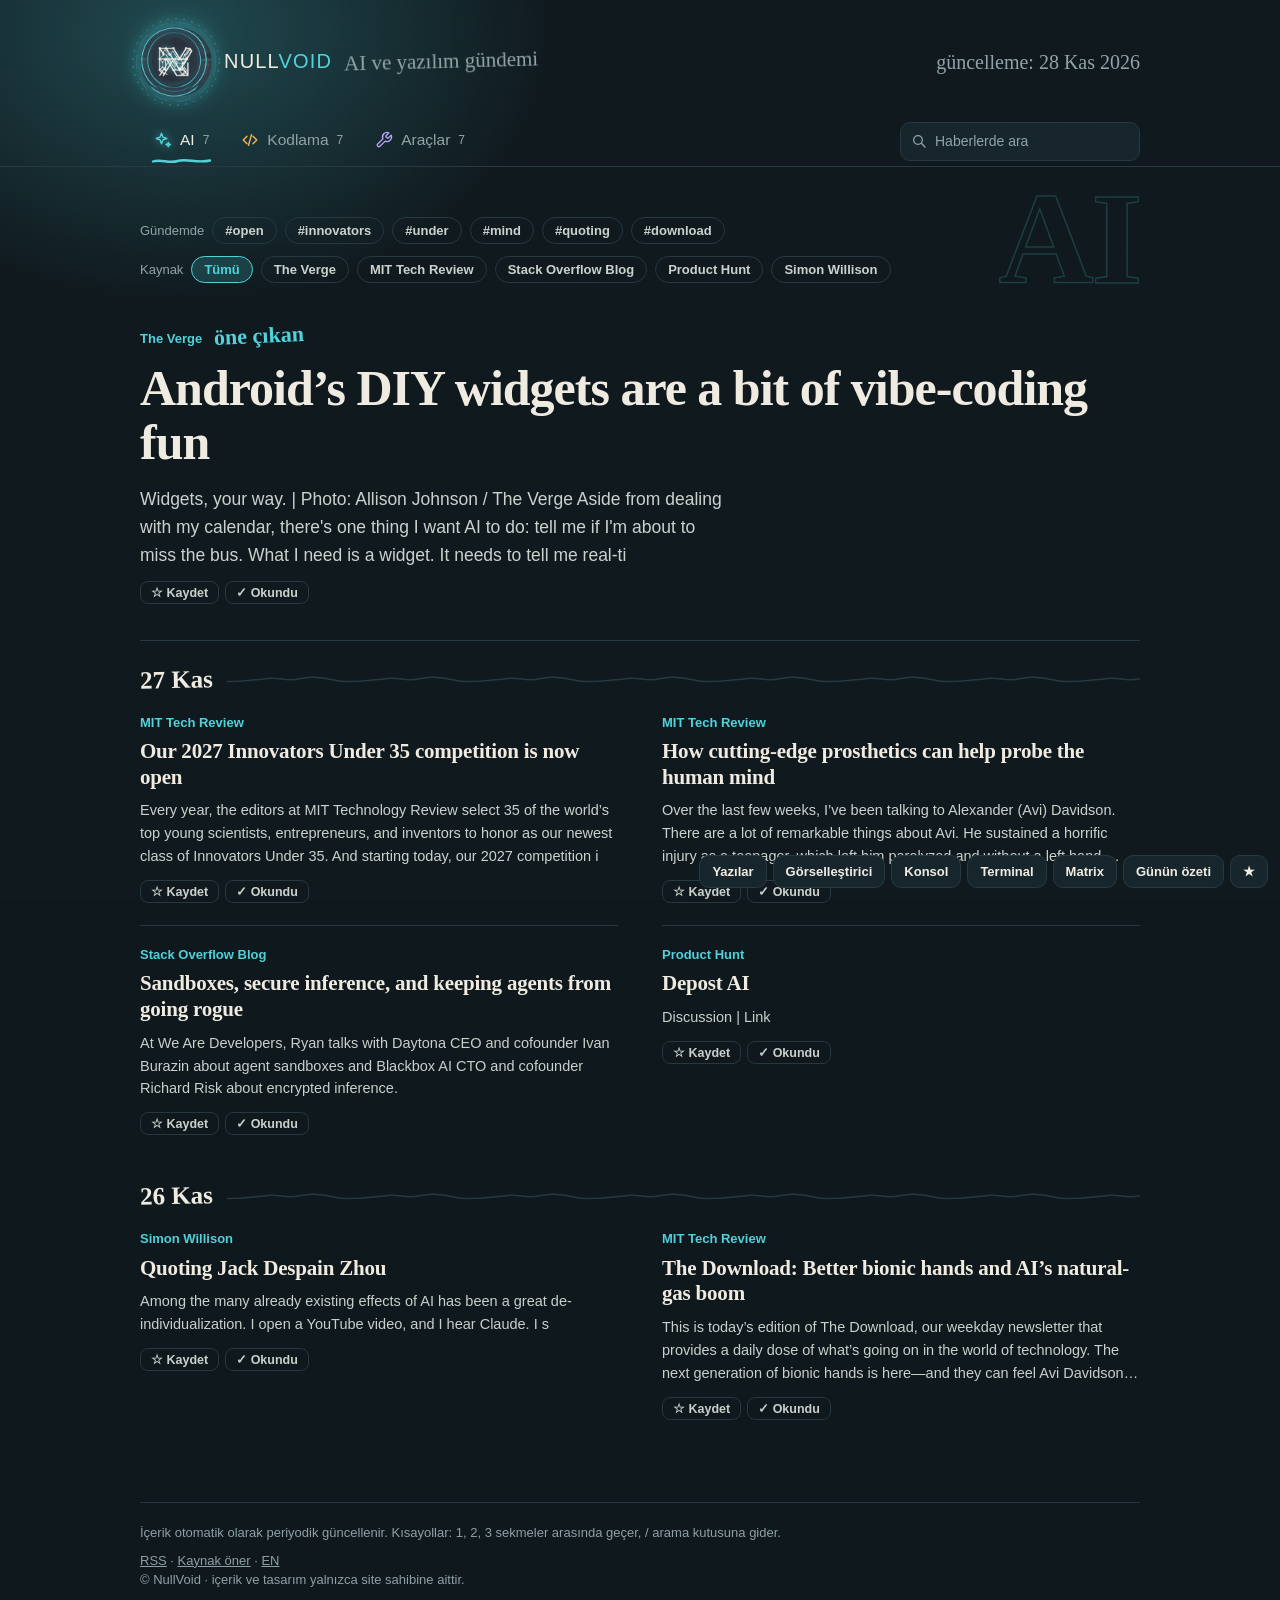
<file: index.html>
<!DOCTYPE html>
<html lang="tr">
<head>
<meta charset="UTF-8">
<meta http-equiv="Content-Security-Policy" content="default-src 'none'; script-src 'self'; style-src 'self' 'unsafe-inline' https://fonts.googleapis.com; font-src https://fonts.gstatic.com; img-src 'self' data:; connect-src 'self'; worker-src 'self'; base-uri 'none'; form-action 'none'; manifest-src 'self'">
<meta name="referrer" content="no-referrer">
<link rel="stylesheet" href="extras.css">
<link rel="stylesheet" href="plus.css">
<link rel="manifest" href="manifest.webmanifest">
<link rel="alternate" type="application/rss+xml" title="NullVoid" href="feed.xml">
<script src="guard.js"></script>

<meta name="viewport" content="width=device-width, initial-scale=1.0">
<title>NullVoid — AI ve yazılım haber panosu</title>
<meta name="description" content="AI, yazılım ve geliştirici araçları gündemini tek sayfada takip et.">
<meta name="theme-color" content="#0f181d">
<link rel="icon" type="image/png" href="favicon.png?v=5">
<link rel="apple-touch-icon" href="apple-touch-icon.png?v=5">
<meta property="og:type" content="website">
<meta property="og:title" content="NullVoid — AI ve yazılım haber panosu">
<meta property="og:description" content="AI, yazılım ve geliştirici araçları gündemini tek sayfada takip et.">
<meta property="og:image" content="https://semhdaq.github.io/nullvoid/nullvoid-banner.jpg">
<meta name="twitter:card" content="summary_large_image">
<link rel="preconnect" href="https://fonts.googleapis.com">
<link rel="preconnect" href="https://fonts.gstatic.com" crossorigin>
<link href="https://fonts.googleapis.com/css2?family=Caveat:wght@500..600&family=Fraunces:opsz,wght,SOFT,WONK@9..144,500..700,0..100,0..1&family=Instrument+Sans:wght@400..600&family=Michroma&display=swap" rel="stylesheet">
<style>
  @property --accent{
    syntax:'<color>';
    inherits:true;
    initial-value:#4fd1d9;
  }
  :root{
    color-scheme: dark;
    --bg:#0f181d;
    --surface:#16242b;
    --line:#26373f;
    --text:#f0ebe0;
    --soft:#c9cfcb;
    --muted:#8da0a4;
    --c-ai:#4fd1d9;
    --c-kod:#f2b552;
    --c-arac:#b8a0f2;
    --glow-strength:26%;
    --grain:.09;
    --serif:"Fraunces", Georgia, "Times New Roman", serif;
    --sans:"Instrument Sans", Inter, -apple-system, "Segoe UI", Helvetica, Arial, sans-serif;
    --hand:"Caveat", "Segoe Print", "Bradley Hand", cursive;
  }
  body[data-cat="ai"]{--accent:var(--c-ai);}
  body[data-cat="kod"]{--accent:var(--c-kod);}
  body[data-cat="arac"]{--accent:var(--c-arac);}

  *{box-sizing:border-box;}
  html{scroll-padding-top:90px;}
  body{
    margin:0;
    background:var(--bg);
    color:var(--text);
    font-family:var(--sans);
    font-size:16px;
    line-height:1.5;
    -webkit-font-smoothing:antialiased;
    text-rendering:optimizeLegibility;
    overflow-x:hidden;
    transition:--accent .8s cubic-bezier(.4,0,.2,1);
  }

  /* Film grain: gives the flat colour a printed, hand-made feel */
  body::after{
    content:"";
    position:fixed;
    inset:0;
    z-index:50;
    pointer-events:none;
    opacity:var(--grain);
    mix-blend-mode:overlay;
    background-image:url("data:image/svg+xml,%3Csvg xmlns='http://www.w3.org/2000/svg' width='180' height='180'%3E%3Cfilter id='n'%3E%3CfeTurbulence type='fractalNoise' baseFrequency='.85' numOctaves='2' stitchTiles='stitch'/%3E%3CfeColorMatrix values='0 0 0 0 1 0 0 0 0 1 0 0 0 0 1 0 0 0 .6 0'/%3E%3C/filter%3E%3Crect width='100%25' height='100%25' filter='url(%23n)'/%3E%3C/svg%3E");
  }

  /* Lantern light: follows the active tab and takes its colour */
  .glow{
    position:fixed;
    top:-250px;
    left:calc(var(--gx, 200px) - min(760px, 160vw) / 2);
    width:min(760px, 160vw);
    height:560px;
    z-index:0;
    pointer-events:none;
    background:radial-gradient(closest-side, color-mix(in srgb, var(--accent) var(--glow-strength), transparent), transparent);
    transition:left 1s cubic-bezier(.2,.7,.2,1);
    animation:glowIn 1.6s .1s ease-out both;
  }
  @keyframes glowIn{from{opacity:0;}to{opacity:1;}}

  .wrap{
    position:relative;
    z-index:1;
    max-width:1040px;
    margin:0 auto;
    padding:0 20px;
  }

  /* Header */
  .topbar{
    display:flex;
    align-items:center;
    justify-content:space-between;
    gap:16px;
    padding:26px 0 14px;
  }
  .brand{
    display:flex;
    align-items:center;
    gap:12px;
    color:var(--text);
    text-decoration:none;
  }
  .logo-wrap{
    position:relative;
    flex:none;
    width:72px;height:72px;
    animation:logoIn 1.1s .25s cubic-bezier(.16,1,.3,1) backwards;
  }
  .logo{
    position:relative;
    display:block;
    width:72px;height:72px;
    border-radius:50%;
    transform:perspective(320px) rotateX(var(--rx,0deg)) rotateY(var(--ry,0deg)) scale(var(--s,1));
    filter:drop-shadow(0 0 12px color-mix(in srgb, var(--accent) 45%, transparent));
    transition:transform .35s cubic-bezier(.2,.8,.2,1), filter .4s ease;
  }
  .aura{
    position:absolute;
    inset:-14px;
    border-radius:50%;
    background:radial-gradient(closest-side, color-mix(in srgb, var(--accent) 55%, transparent), transparent);
    opacity:.45;
    pointer-events:none;
    animation:breathe 5s ease-in-out infinite;
    transition:opacity .4s ease;
  }
  @keyframes breathe{0%,100%{transform:scale(.92);}50%{transform:scale(1.08);}}
  .orbit{
    position:absolute;
    left:-9px;top:-9px;
    width:calc(100% + 18px);height:calc(100% + 18px);
    overflow:visible;
    pointer-events:none;
    transition:transform .6s cubic-bezier(.34,1.56,.64,1);
  }
  .orbit circle{
    fill:none;
    stroke:var(--accent);
    transform-box:fill-box;
    transform-origin:center;
    transition:opacity .4s ease;
  }
  .orbit .o1{stroke-width:.9;stroke-dasharray:2 7;opacity:.5;animation:spin 32s linear infinite;}
  .orbit .o2{stroke-width:.6;stroke-dasharray:16 10;opacity:.3;animation:spin 48s linear infinite reverse;}
  @keyframes spin{to{transform:rotate(360deg);}}
  .logo-wrap::before{
    content:"";
    position:absolute;
    inset:0;
    border-radius:50%;
    border:1.5px solid var(--accent);
    opacity:0;
    pointer-events:none;
  }
  .logo-wrap::after{
    content:"";
    position:absolute;
    inset:0;
    border-radius:50%;
    border:1.5px solid var(--accent);
    opacity:0;
    pointer-events:none;
    animation:ringOut 1.6s .9s cubic-bezier(.2,.6,.3,1) both;
  }
  @keyframes logoIn{
    from{opacity:0;transform:scale(.55) rotate(-30deg);}
    to{opacity:1;transform:none;}
  }
  @keyframes ringOut{
    0%{opacity:.7;transform:scale(1);}
    100%{opacity:0;transform:scale(2.1);}
  }
  .brand-text{display:flex;align-items:baseline;gap:12px;}
  .brand-name{
    font-family:"Michroma", var(--sans);
    font-weight:400;
    font-size:20px;
    line-height:1;
    letter-spacing:.06em;
    white-space:nowrap;
    transition:letter-spacing .6s cubic-bezier(.16,1,.3,1);
  }
  .brand-name .void{
    color:var(--c-ai);
    transition:text-shadow .5s ease;
  }
  .tagline{
    font-family:var(--hand);
    font-size:21px;
    color:var(--muted);
    transform:rotate(-1.5deg);
    white-space:nowrap;
    transition:transform .6s cubic-bezier(.34,1.56,.64,1), color .4s ease;
  }
  .updated{
    font-family:var(--hand);
    font-size:20px;
    line-height:1.1;
    color:var(--muted);
    text-align:right;
  }

  /* Tabs */
  .controls{
    position:sticky;
    top:0;
    z-index:5;
    background:transparent;
    border-bottom:1px solid var(--line);
    transition:background-color .3s ease;
  }
  .controls.stuck{
    background:var(--bg);
    background:color-mix(in srgb, var(--bg) 80%, transparent);
    -webkit-backdrop-filter:blur(14px);
    backdrop-filter:blur(14px);
  }
  .controls-inner{
    display:flex;
    align-items:center;
    justify-content:space-between;
    gap:16px;
    padding-top:4px;
  }
  .tabs{
    position:relative;
    display:flex;
    gap:4px;
    min-width:0;
  }
  .tab{
    position:relative;
    appearance:none;
    background:none;
    border:0;
    padding:12px 14px 15px;
    font:inherit;
    font-size:15.5px;
    font-weight:500;
    color:var(--muted);
    cursor:pointer;
    display:flex;
    align-items:center;
    gap:8px;
    white-space:nowrap;
    transition:color .25s ease, transform .4s cubic-bezier(.34,1.56,.64,1);
  }
  .tab::after{
    content:"";
    position:absolute;
    left:12px;right:12px;bottom:1px;
    height:8px;
    background:var(--tab-color);
    opacity:.6;
    pointer-events:none;
    -webkit-mask:url("data:image/svg+xml,%3Csvg xmlns='http://www.w3.org/2000/svg' viewBox='0 0 120 8' preserveAspectRatio='none'%3E%3Cpath d='M2 4.5C18 1.5 34 7 52 4 70 1.2 92 6.5 118 3.5' fill='none' stroke='black' stroke-width='2.4' stroke-linecap='round'/%3E%3C/svg%3E") center / 100% 100% no-repeat;
    mask:url("data:image/svg+xml,%3Csvg xmlns='http://www.w3.org/2000/svg' viewBox='0 0 120 8' preserveAspectRatio='none'%3E%3Cpath d='M2 4.5C18 1.5 34 7 52 4 70 1.2 92 6.5 118 3.5' fill='none' stroke='black' stroke-width='2.4' stroke-linecap='round'/%3E%3C/svg%3E") center / 100% 100% no-repeat;
    clip-path:inset(0 100% 0 0);
    transition:clip-path .5s cubic-bezier(.65,0,.2,1);
  }
  .tab[aria-selected="true"]::after{display:none;}
  .ico{
    width:18px;height:18px;flex:none;
    fill:none;
    stroke:var(--tab-color);
    stroke-width:1.8;
    stroke-linecap:round;
    stroke-linejoin:round;
    overflow:visible;
    transition:transform .55s cubic-bezier(.34,1.56,.64,1), filter .4s ease;
  }
  .ico *{
    transform-box:fill-box;
    transform-origin:center;
    transition:transform .45s cubic-bezier(.34,1.56,.64,1);
  }
  .tab[aria-selected="true"] .ico{filter:drop-shadow(0 0 5px color-mix(in srgb, var(--tab-color) 70%, transparent));}
  @keyframes twinkle{0%{transform:scale(1);opacity:1;}40%{transform:scale(1.8);opacity:.55;}100%{transform:scale(1);opacity:1;}}
  .tab[data-cat="ai"]{--tab-color:var(--c-ai);}
  .tab[data-cat="kod"]{--tab-color:var(--c-kod);}
  .tab[data-cat="arac"]{--tab-color:var(--c-arac);}
  .tab .count{
    font-size:12px;
    color:var(--muted);
    font-variant-numeric:tabular-nums;
    transition:color .3s ease;
  }
  .tab[aria-selected="true"]{color:var(--text);}
  .indicator{
    position:absolute;
    left:0;
    bottom:1px;
    height:8px;
    width:0;
    pointer-events:none;
    transition:transform .6s cubic-bezier(.65,0,.2,1), width .6s cubic-bezier(.65,0,.2,1);
  }
  .indicator svg{display:block;width:100%;height:100%;overflow:visible;}
  .indicator path{
    fill:none;
    stroke:var(--accent);
    stroke-width:2.4;
    stroke-linecap:round;
    vector-effect:non-scaling-stroke;
  }
  .ripple{
    position:absolute;
    width:12px;height:12px;
    margin:-6px 0 0 -6px;
    border:1.5px solid var(--accent);
    border-radius:50%;
    pointer-events:none;
  }
  .tab:focus-visible,
  .search input:focus-visible,
  .retry:focus-visible{
    outline:2px solid var(--accent);
    outline-offset:2px;
    border-radius:6px;
  }
  .search{position:relative;flex:0 1 240px;}
  .s-ico{
    position:absolute;
    left:11px;top:50%;
    width:16px;height:16px;margin-top:-8px;
    fill:none;stroke:var(--muted);stroke-width:2;stroke-linecap:round;
    pointer-events:none;
    transition:transform .5s cubic-bezier(.34,1.56,.64,1), stroke .25s ease;
  }
  .search:focus-within .s-ico{stroke:var(--accent);transform:rotate(-14deg) scale(1.18);}
  .search input{
    width:100%;
    font:inherit;
    font-size:14px;
    color:var(--text);
    background:var(--surface);
    border:1px solid var(--line);
    border-radius:10px;
    padding:8px 12px 8px 34px;
  }
  .search input{transition:border-color .25s ease, box-shadow .3s ease;}
  .search input:focus{
    border-color:var(--accent);
    box-shadow:0 0 0 3px color-mix(in srgb, var(--accent) 22%, transparent);
  }
  .search input:focus-visible{outline:none;}
  .search input::placeholder{color:var(--muted);}

  /* Feed */
  main{position:relative;padding:6px 0 60px;}
  .ghost{
    position:absolute;
    top:-4px;right:0;
    font-family:var(--serif);
    font-weight:700;
    font-size:clamp(52px, 10.5vw, 132px);
    line-height:1.15;
    letter-spacing:-.02em;
    white-space:nowrap;
    color:transparent;
    -webkit-text-stroke:1.5px color-mix(in srgb, var(--accent) 20%, transparent);
    pointer-events:none;
    user-select:none;
    z-index:0;
  }
  .status{
    font-family:var(--hand);
    font-size:20px;
    color:var(--muted);
    margin:14px 0 0;
    min-height:1.4em;
  }
  #feed{position:relative;z-index:1;will-change:transform, opacity;}

  .lead{
    position:relative;
    padding:26px 0 36px;
    border-bottom:1px solid var(--line);
  }
  .lead .source{margin-bottom:12px;}
  .note{
    font-family:var(--hand);
    font-weight:600;
    font-size:22px;
    line-height:1;
    color:var(--accent);
    transform:rotate(-2.5deg);
    display:inline-block;
  }
  .lead .title{
    font-family:var(--serif);
    font-weight:600;
    font-size:clamp(30px, 5vw, 50px);
    line-height:1.08;
    letter-spacing:-.02em;
    font-variation-settings:"SOFT" 60, "WONK" 1;
    margin:0 0 16px;
    max-width:20em;
  }
  .lead .desc{
    font-size:17.5px;
    line-height:1.6;
    color:var(--soft);
    max-width:60ch;
    -webkit-line-clamp:4;
  }

  .group{padding-top:26px;}
  .group-head{
    display:flex;
    align-items:center;
    gap:14px;
    font-family:var(--hand);
    font-weight:600;
    font-size:25px;
    line-height:1;
    color:var(--text);
    margin:0 0 2px;
  }
  .group-head span{display:inline-block;transform:rotate(-1.2deg);}
  .group-head::after{
    content:"";
    flex:1;
    height:8px;
    background:var(--line);
    -webkit-mask:url("data:image/svg+xml,%3Csvg xmlns='http://www.w3.org/2000/svg' viewBox='0 0 120 8'%3E%3Cpath d='M0 4C12 1 22 7 34 4S58 2 70 5 100 6 120 4' fill='none' stroke='black' stroke-width='1.4' stroke-linecap='round'/%3E%3C/svg%3E") repeat-x center / 120px 8px;
    mask:url("data:image/svg+xml,%3Csvg xmlns='http://www.w3.org/2000/svg' viewBox='0 0 120 8'%3E%3Cpath d='M0 4C12 1 22 7 34 4S58 2 70 5 100 6 120 4' fill='none' stroke='black' stroke-width='1.4' stroke-linecap='round'/%3E%3C/svg%3E") repeat-x center / 120px 8px;
  }
  .grid{
    display:grid;
    grid-template-columns:repeat(2, minmax(0,1fr));
    column-gap:44px;
  }
  .story{
    position:relative;
    padding:18px 0 22px;
    border-bottom:1px solid var(--line);
  }
  .grid .story:nth-last-child(-n+2):nth-child(odd),
  .grid .story:last-child{border-bottom:0;}
  .source{
    display:flex;
    align-items:baseline;
    gap:12px;
    font-size:13px;
    font-weight:600;
    color:var(--accent);
    margin:0 0 7px;
  }
  .go{
    margin-left:auto;
    flex:none;
    width:15px;height:15px;
    fill:none;stroke:currentColor;stroke-width:2;stroke-linecap:round;stroke-linejoin:round;
    opacity:0;
    transform:translate(-5px,5px);
    transition:opacity .3s ease, transform .45s cubic-bezier(.34,1.56,.64,1);
  }
  .story:hover .go, .story:focus-within .go{opacity:1;transform:none;}
  .title{margin:0;}
  .story .title{
    font-family:var(--serif);
    font-weight:600;
    font-size:21px;
    line-height:1.22;
    letter-spacing:-.01em;
    margin-bottom:9px;
  }
  .title a{
    color:inherit;
    text-decoration:none;
    background-image:linear-gradient(transparent 62%, color-mix(in srgb, var(--accent) 36%, transparent) 62%);
    background-repeat:no-repeat;
    background-size:0% 100%;
    -webkit-box-decoration-break:clone;
    box-decoration-break:clone;
    transition:background-size .5s cubic-bezier(.2,.7,.2,1);
  }
  .title a::after{content:"";position:absolute;inset:0;}
  .title a:hover{background-size:100% 100%;}
  .title a:focus-visible{outline:none;background-size:100% 100%;}
  .title a:focus-visible::after{
    outline:2px solid var(--accent);
    outline-offset:4px;
    border-radius:4px;
  }
  .desc{
    font-size:14.5px;
    line-height:1.58;
    color:var(--soft);
    margin:0;
    display:-webkit-box;
    -webkit-box-orient:vertical;
    -webkit-line-clamp:3;
    overflow:hidden;
  }
  .sr-only{
    position:absolute;width:1px;height:1px;
    overflow:hidden;clip:rect(0 0 0 0);white-space:nowrap;
  }

  /* Messages */
  .message{padding:56px 0;max-width:44ch;}
  .message h2{
    font-family:var(--serif);
    font-size:26px;
    font-weight:600;
    margin:0 0 8px;
  }
  .message p{margin:0 0 16px;color:var(--soft);}
  .retry{
    font:inherit;
    font-size:14px;
    font-weight:600;
    color:var(--bg);
    background:var(--accent);
    border:0;
    border-radius:10px;
    padding:9px 16px;
    cursor:pointer;
  }
  .skeleton{padding-top:30px;}
  .skeleton span{
    display:block;
    height:14px;
    border-radius:4px;
    background:var(--line);
    margin-bottom:12px;
    opacity:.7;
  }
  .skeleton span:nth-child(1){width:38%;height:34px;margin-bottom:18px;}
  .skeleton span:nth-child(2){width:80%;}
  .skeleton span:nth-child(3){width:64%;}

  footer{
    border-top:1px solid var(--line);
    padding:20px 0 40px;
    font-size:13px;
    color:var(--muted);
  }


  /* Hover (mouse) and keyboard-focus effects */
  @media (hover:hover){
    .brand:hover .logo{
      --s:1.1;
      filter:drop-shadow(0 0 20px color-mix(in srgb, var(--accent) 75%, transparent));
    }
    .brand:hover .aura{opacity:.9;}
    .brand:hover .orbit{transform:scale(1.08) rotate(20deg);}
    .brand:hover .orbit circle{opacity:1;}
    .brand:hover .logo-wrap::before{animation:ringOut 1.1s cubic-bezier(.2,.6,.3,1);}
    .brand:hover .brand-name{letter-spacing:.12em;}
    .brand:hover .brand-name .void{text-shadow:0 0 16px color-mix(in srgb, var(--c-ai) 80%, transparent);}
    .brand:hover .tagline{transform:rotate(-2.5deg) translateX(6px);color:var(--text);}
    .tab:hover{color:var(--text);transform:translateY(-2px);}
    .tab:hover .ico-ai{transform:rotate(90deg) scale(1.18);}
    .tab:hover .ico-ai .small{animation:twinkle .9s ease-in-out;}
    .tab:hover .ico-kod .l{transform:translateX(-2.5px);}
    .tab:hover .ico-kod .r{transform:translateX(2.5px);}
    .tab:hover .ico-kod .s{transform:rotate(16deg);}
    .tab:hover .ico-arac{transform:rotate(-30deg) scale(1.15);}
    .tab:hover .count{color:var(--tab-color);}
    .tab:hover::after{clip-path:inset(0 0 0 0);}
  }
  .brand:focus-visible{outline:2px solid var(--c-ai);outline-offset:6px;border-radius:12px;}
  .brand:focus-visible .logo{
    --s:1.1;
    filter:drop-shadow(0 0 20px color-mix(in srgb, var(--accent) 75%, transparent));
  }
  .brand:focus-visible .aura{opacity:.9;}
  .brand:focus-visible .orbit circle{opacity:1;}
  .brand:focus-visible .brand-name{letter-spacing:.12em;}
  .tab:focus-visible{color:var(--text);transform:translateY(-2px);}
  .tab:focus-visible .ico-ai{transform:rotate(90deg) scale(1.18);}
  .tab:focus-visible .ico-ai .small{animation:twinkle .9s ease-in-out;}
  .tab:focus-visible .ico-kod .l{transform:translateX(-2.5px);}
  .tab:focus-visible .ico-kod .r{transform:translateX(2.5px);}
  .tab:focus-visible .ico-kod .s{transform:rotate(16deg);}
  .tab:focus-visible .ico-arac{transform:rotate(-30deg) scale(1.15);}
  .tab:focus-visible::after{clip-path:inset(0 0 0 0);}
  .tab:active{transform:translateY(0) scale(.95);}

  @media (hover:none){ .hint{display:none;} }

  @media (max-width:720px){
    .grid{grid-template-columns:minmax(0,1fr);}
    .grid .story:nth-last-child(-n+2):nth-child(odd){border-bottom:1px solid var(--line);}
    .grid .story:last-child{border-bottom:0;}
    .controls-inner{flex-direction:column;align-items:stretch;gap:0;}
    .tabs{overflow-x:auto;scrollbar-width:none;}
    .tabs::-webkit-scrollbar{display:none;}
    .tab{flex:1;justify-content:center;padding:12px 8px 15px;}
    .search{flex:none;padding:2px 0 12px;}
    .topbar{padding-top:20px;}
    .lead{padding:22px 0 30px;}
    .lead .desc{font-size:16.5px;}
  }
  @media (max-width:560px){
    .tagline{display:none;}
    .brand-name{font-size:17px;}
    .updated{font-size:17px;white-space:nowrap;}
    .logo-wrap,.logo{width:60px;height:60px;}
  }
  @media (max-width:380px){
    .tab .count{display:none;}
  }
  @media (prefers-reduced-motion: reduce){
    body{transition:none;}
    .glow{animation:none;transition:none;}
    .logo-wrap{animation:none;}
    .logo-wrap::after{animation:none;}
    .logo-wrap::before{animation:none !important;}
    .logo, .brand-name, .brand-name .void, .tagline, .tab::after, .ico, .ico *, .orbit{transition:none !important;}
    .aura, .orbit circle{animation:none !important;}
    .tab:hover .ico, .tab:focus-visible .ico, .tab:hover .ico *, .tab:focus-visible .ico *{transform:none !important;animation:none !important;}
    .brand:hover .orbit{transform:none;}
    .brand:hover .logo, .brand:focus-visible .logo{--s:1;}
    .tab:hover, .tab:focus-visible{transform:none;}
    .indicator{transition:none;}
    .title a{transition:none;}
    .tab{transition:none;}
  }
</style>
</head>
<body data-cat="ai">
<div class="glow" aria-hidden="true"></div>

<div class="wrap">
  <header class="topbar">
    <a class="brand" href="./" aria-label="NullVoid — ana sayfa">
      <span class="logo-wrap">
        <span class="aura" aria-hidden="true"></span>
        <svg class="orbit" viewBox="0 0 100 100" aria-hidden="true"><circle class="o1" cx="50" cy="50" r="48"/><circle class="o2" cx="50" cy="50" r="44"/></svg>
        <img class="logo" src="logo.png?v=5" width="72" height="72" alt="">
      </span>
      <span class="brand-text">
        <span class="brand-name" translate="no">NULL<span class="void">VOID</span></span>
        <span class="tagline">AI ve yazılım gündemi</span>
      </span>
    </a>
    <div class="updated" id="updated-label">güncelleme: —</div>
  </header>
</div>

<div class="controls">
  <div class="wrap controls-inner">
    <div class="tabs" id="tabs" role="tablist" aria-label="Kategoriler">
      <button class="tab" role="tab" id="tab-ai" data-cat="ai" aria-selected="true" aria-controls="feed"><svg class="ico ico-ai" viewBox="0 0 24 24" aria-hidden="true"><path class="big" d="M10 3l1.9 5.1L17 10l-5.1 1.9L10 17l-1.9-5.1L3 10l5.1-1.9z"/><path class="small" d="M19 15l.8 2.2L22 18l-2.2.8L19 21l-.8-2.2L16 18l2.2-.8z"/></svg>AI<span class="count" data-count="ai"></span></button>
      <button class="tab" role="tab" id="tab-kod" data-cat="kod" aria-selected="false" tabindex="-1" aria-controls="feed"><svg class="ico ico-kod" viewBox="0 0 24 24" aria-hidden="true"><polyline class="l" points="8 7 3 12 8 17"/><polyline class="r" points="16 7 21 12 16 17"/><line class="s" x1="14" y1="5" x2="10" y2="19"/></svg>Kodlama<span class="count" data-count="kod"></span></button>
      <button class="tab" role="tab" id="tab-arac" data-cat="arac" aria-selected="false" tabindex="-1" aria-controls="feed"><svg class="ico ico-arac" viewBox="0 0 24 24" aria-hidden="true"><path d="M14.7 6.3a1 1 0 0 0 0 1.4l1.6 1.6a1 1 0 0 0 1.4 0l3.77-3.77a6 6 0 0 1-7.94 7.94l-6.91 6.91a2.12 2.12 0 0 1-3-3l6.91-6.91a6 6 0 0 1 7.94-7.94l-3.76 3.76z"/></svg>Araçlar<span class="count" data-count="arac"></span></button>
      <div class="indicator" id="indicator" aria-hidden="true">
        <svg viewBox="0 0 120 8" preserveAspectRatio="none"><path d="M2 4.5C18 1.5 34 7 52 4 70 1.2 92 6.5 118 3.5"/></svg>
      </div>
    </div>
    <div class="search">
      <svg class="s-ico" viewBox="0 0 24 24" aria-hidden="true"><circle cx="10.5" cy="10.5" r="6.5"/><line x1="15.5" y1="15.5" x2="21" y2="21"/></svg>
      <input type="search" id="q" placeholder="Haberlerde ara" aria-label="Haberlerde ara" autocomplete="off">
    </div>
  </div>
</div>

<div class="wrap">
  <main>
    <div class="ghost" id="ghost" aria-hidden="true">AI</div>
    <p class="status" id="status" role="status" aria-live="polite"></p>
    <noscript><p class="status">NullVoid'in haberleri göstermesi için JavaScript gerekiyor. Tarayıcında etkinleştirip sayfayı yenile.</p></noscript>
    <div id="feed" role="tabpanel" aria-labelledby="tab-ai">
      <div class="skeleton" aria-hidden="true"><span></span><span></span><span></span></div>
    </div>
  </main>
  <footer id="footer-note">İçerik otomatik olarak periyodik güncellenir.<span class="hint"> Kısayollar: 1, 2, 3 sekmeler arasında geçer, / arama kutusuna gider.</span></footer>
</div>

<script src="news.js"></script>
<script src="extras.js"></script>
<script src="plus.js"></script>
</body>
</html>
</file>
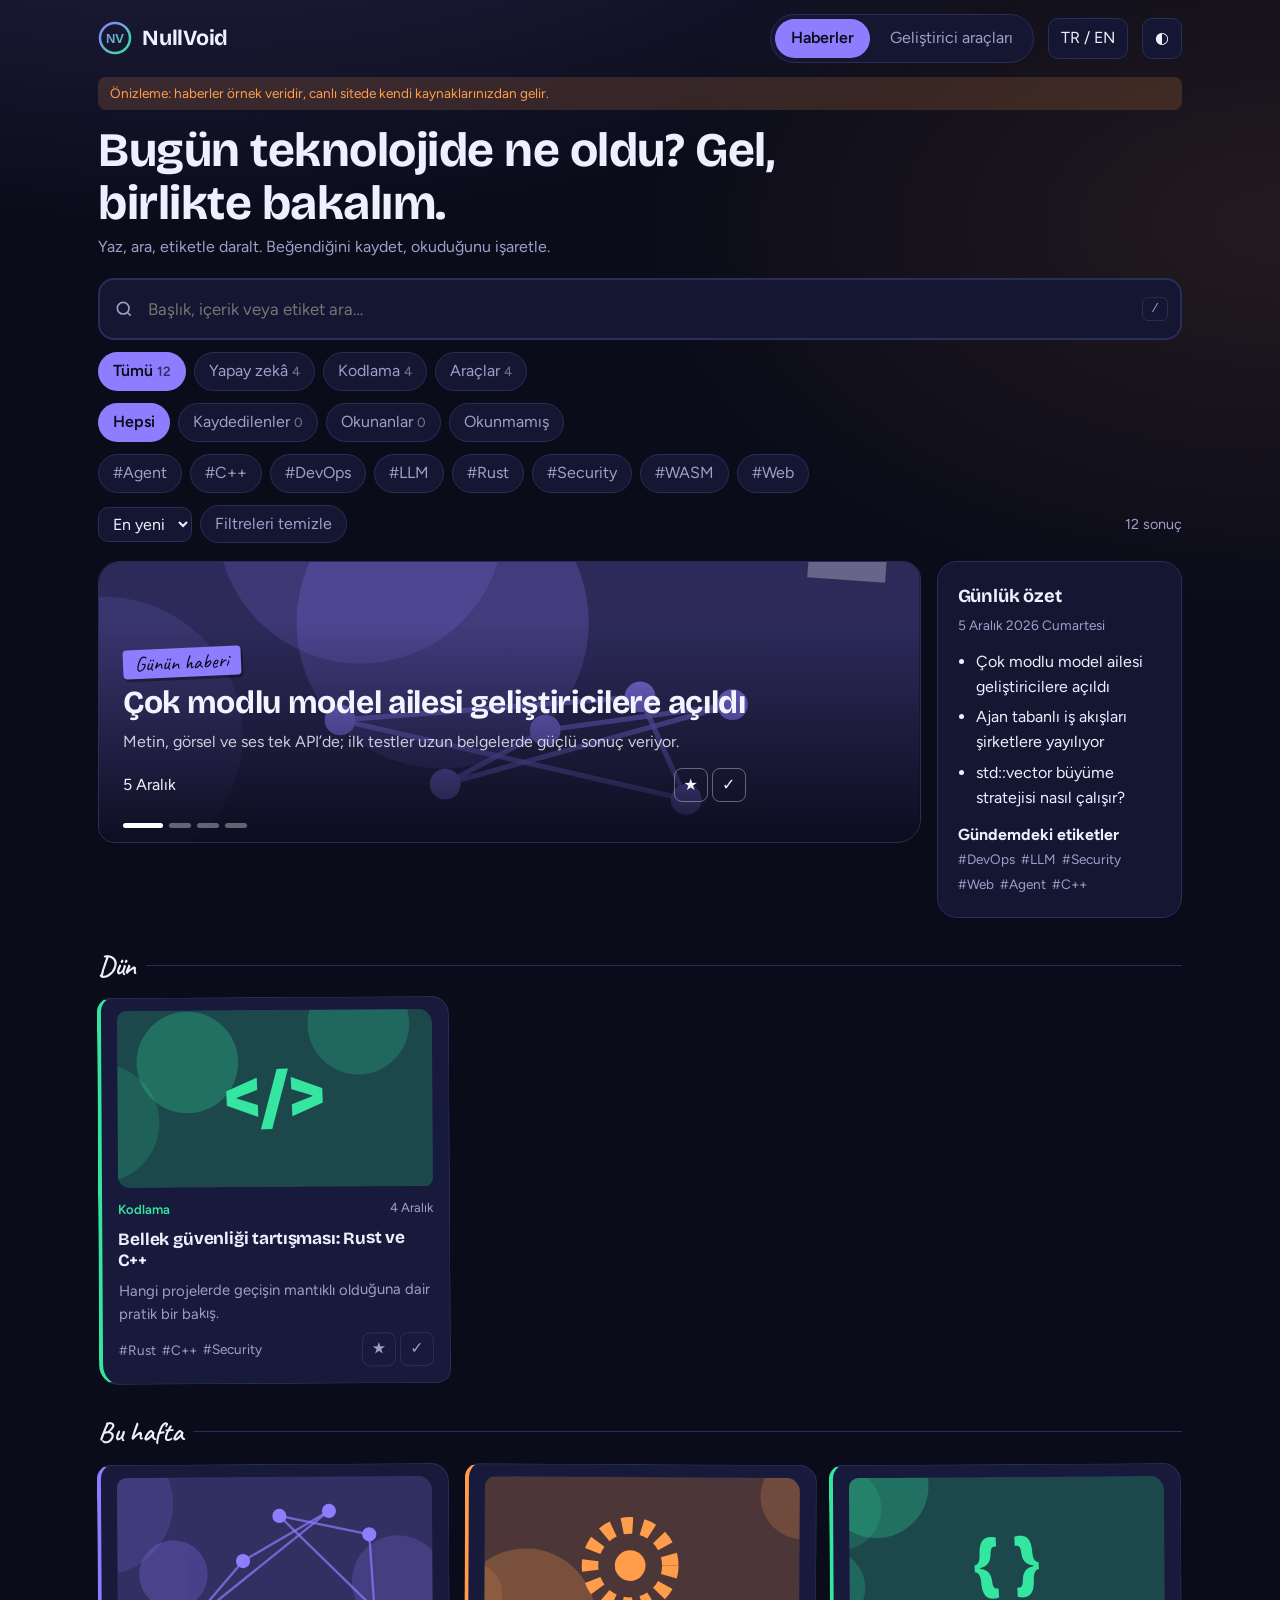
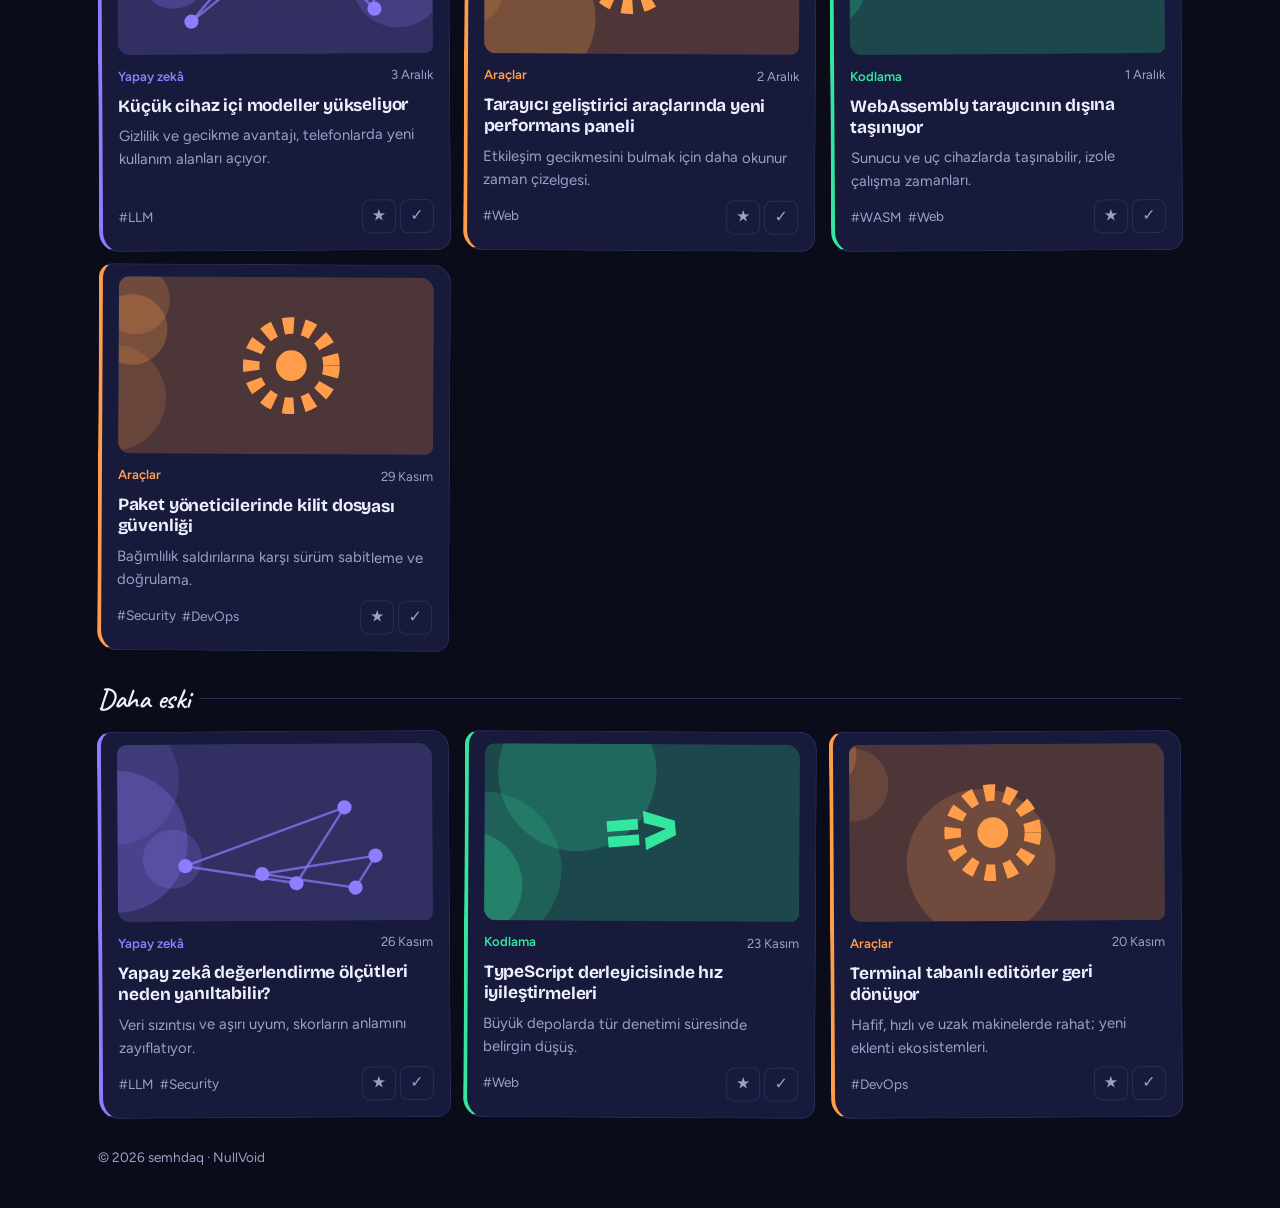
<file: nullvoid-redesign.html>
<!DOCTYPE html>
<html lang="tr"><head><meta charset="utf-8">
<meta name="viewport" content="width=device-width, initial-scale=1, viewport-fit=cover">
<title>NullVoid – AI, kodlama ve araç haberleri</title>
<link rel="preconnect" href="https://fonts.googleapis.com"><link rel="preconnect" href="https://fonts.gstatic.com" crossorigin>
<link href="https://fonts.googleapis.com/css2?family=Bricolage+Grotesque:wght@600;700;800&family=Figtree:wght@400;500;600&family=Caveat:wght@600&display=swap" rel="stylesheet">
<style>
:root{box-sizing:border-box;padding-top:env(safe-area-inset-top,0px);padding-bottom:env(safe-area-inset-bottom,0px);
--bg:#0b0c1a;--bg2:#141632;--card:#171a3a;--tx:#eef0ff;--mut:#9ca0c8;--line:#292d5a;--ai:#8f7dff;--code:#34e6a0;--tool:#ff9d4a;--acc:#8f7dff;--ink:#0b0c1a;color-scheme:dark}
:root[data-theme=light]{--bg:#f6f5ff;--bg2:#ffffff;--card:#ffffff;--tx:#17183a;--mut:#585d8a;--line:#d9dbf2;--ai:#6a55f0;--code:#0c9e68;--tool:#d9731a;--ink:#ffffff;color-scheme:light}
*,*::before,*::after{box-sizing:inherit}
html{scroll-padding-top:env(safe-area-inset-top,0px)}
body{margin:0;background:var(--bg);color:var(--tx);font:16px/1.55 Figtree,system-ui,sans-serif;min-height:100vh;
background-image:radial-gradient(60rem 28rem at 15% -8%,color-mix(in srgb,var(--acc) 22%,transparent),transparent),radial-gradient(40rem 24rem at 100% 8%,color-mix(in srgb,var(--tool) 10%,transparent),transparent);transition:background-image .4s}
body[data-cat=ai]{--acc:var(--ai)}body[data-cat=code]{--acc:var(--code)}body[data-cat=tool]{--acc:var(--tool)}
button,input,select,textarea{font:inherit;color:inherit}
button{cursor:pointer}
:focus-visible{outline:2px solid var(--acc);outline-offset:2px}
h1,h2,h3,.brand b{font-family:"Bricolage Grotesque",Figtree,sans-serif;letter-spacing:-.01em}
.wrap{max-width:1120px;margin:0 auto;padding:0 18px}
.top{display:flex;align-items:center;gap:14px;padding:14px 0;flex-wrap:wrap}
.brand{display:flex;align-items:center;gap:10px;margin-right:auto}
.brand b{font-size:1.35rem}
.nav{display:flex;gap:4px;background:var(--bg2);border:1px solid var(--line);border-radius:999px;padding:4px}
.nav button,.sub button{border:0;background:none;padding:7px 16px;border-radius:999px;color:var(--mut)}
.nav button.on,.sub button.on{background:var(--acc);color:var(--ink);font-weight:600}
.sq{border:1px solid var(--line);background:var(--bg2);border-radius:10px;padding:7px 12px}
.badge{background:color-mix(in srgb,var(--tool) 16%,transparent);color:var(--tool);border-radius:8px;padding:6px 12px;font-size:.85rem;margin-bottom:14px}
.hero h1{font-size:clamp(1.8rem,5vw,3rem);line-height:1.1;margin:14px 0 6px;max-width:16em}
.hero p{color:var(--mut);margin:0 0 18px;max-width:42em}
.search{position:relative}
.search input{width:100%;padding:16px 90px 16px 48px;font-size:1.05rem;background:var(--bg2);border:2px solid var(--line);border-radius:16px;transition:border-color .2s,box-shadow .2s}
.search input:focus{outline:0;border-color:var(--acc);box-shadow:0 0 0 5px color-mix(in srgb,var(--acc) 22%,transparent)}
.search svg{position:absolute;left:16px;top:50%;translate:0 -50%;color:var(--mut)}
.search kbd{position:absolute;right:14px;top:50%;translate:0 -50%;border:1px solid var(--line);border-radius:6px;padding:1px 8px;color:var(--mut);font-size:.8rem}
.row{display:flex;gap:8px;flex-wrap:wrap;align-items:center;margin:12px 0}
.chip{border:1px solid var(--line);background:var(--bg2);border-radius:999px;padding:6px 14px;color:var(--mut);transition:.15s}
.chip:hover{color:var(--tx)}
.chip.on{color:var(--ink);background:var(--c,var(--acc));border-color:transparent;font-weight:600}
.chip small{opacity:.7;margin-left:4px}
.tg{border:0;background:none;color:var(--mut);padding:0 6px 0 0;font-size:.85rem}
.tg:hover,.tg.on{color:var(--acc)}
select.sq{padding:6px 10px}
.count{color:var(--mut);font-size:.9rem;margin-left:auto}
.grid2{display:grid;grid-template-columns:2fr 1fr;gap:16px;margin:18px 0}
@media(max-width:820px){.grid2{grid-template-columns:1fr}}
.feat{position:relative;overflow:hidden;border-radius:20px;padding:26px;min-height:250px;display:flex;flex-direction:column;justify-content:flex-end;gap:8px;border:1px solid var(--line);
background:linear-gradient(160deg,color-mix(in srgb,var(--c) 40%,var(--bg2)),var(--bg2) 70%)}
.feat::before{content:"";position:absolute;right:-60px;top:-60px;width:220px;height:220px;border-radius:50%;border:30px solid color-mix(in srgb,var(--c) 35%,transparent)}
.feat h2{font-size:clamp(1.4rem,3.4vw,2.1rem);line-height:1.15;margin:0;max-width:20em;position:relative}
.feat p{margin:0;color:var(--mut);max-width:38em;position:relative}
.brief{background:var(--bg2);border:1px solid var(--line);border-radius:20px;padding:20px}
.brief h2{font-size:1.15rem;margin:0 0 2px}
.brief time{color:var(--mut);font-size:.85rem}
.brief ul{padding-left:18px;margin:12px 0}
.brief li{margin-bottom:6px}
.grp{font-size:1.1rem;margin:26px 0 10px;display:flex;align-items:center;gap:10px}
.grp::after{content:"";flex:1;height:1px;background:var(--line)}
.cards{display:grid;grid-template-columns:repeat(auto-fill,minmax(270px,1fr));gap:14px}
.card{background:var(--card);border:1px solid var(--line);border-left:4px solid var(--c);border-radius:14px;padding:16px;display:flex;flex-direction:column;gap:8px;transition:transform .15s,border-color .15s}
.card:hover{transform:translateY(-2px);border-color:var(--c)}
.card.isread{opacity:.6}
.card h3{font-size:1.08rem;line-height:1.25;margin:0}
.card p{margin:0;color:var(--mut);font-size:.93rem}
.meta{display:flex;justify-content:space-between;font-size:.82rem;color:var(--mut)}
.cl{color:var(--c);font-weight:600}
.foot{display:flex;justify-content:space-between;align-items:center;margin-top:auto}
.ic{border:1px solid var(--line);background:none;border-radius:8px;width:34px;height:34px;color:var(--mut);margin-left:4px}
.ic.on{background:var(--c);color:var(--ink);border-color:transparent}
.empty{text-align:center;padding:50px 10px;color:var(--mut);border:1px dashed var(--line);border-radius:16px;margin-top:20px}
.panel{background:var(--bg2);border:1px solid var(--line);border-radius:18px;padding:18px;margin:14px 0}
.sub{display:flex;gap:4px;margin:14px 0}
textarea{width:100%;min-height:170px;background:var(--bg);border:1px solid var(--line);border-radius:12px;padding:12px;font:14px/1.5 ui-monospace,Menlo,Consolas,monospace;resize:vertical}
.out{background:var(--bg);border:1px solid var(--line);border-radius:12px;padding:12px;min-height:90px;max-height:260px;overflow:auto;font:14px/1.5 ui-monospace,Menlo,Consolas,monospace;white-space:pre-wrap;margin-top:10px}
.err{color:#ff6b7a}
.btn{background:var(--acc);color:var(--ink);border:0;border-radius:10px;padding:8px 18px;font-weight:600}
.btn.g{background:none;color:var(--tx);border:1px solid var(--line)}
.term{display:flex;gap:8px;margin-top:8px}
.term input{flex:1;background:var(--bg);border:1px solid var(--line);border-radius:10px;padding:9px 12px;font:14px ui-monospace,Menlo,Consolas,monospace}
.bars{display:flex;align-items:flex-end;gap:3px;height:220px;margin:14px 0;overflow-x:auto}
.bars i{flex:1;min-width:6px;background:var(--line);border-radius:4px 4px 0 0;transition:height .1s}
.bars i.a{background:var(--tool)}.bars i.d{background:var(--code)}.bars i.t{background:var(--ai)}
.card{border-radius:14px 18px 14px 20px}
.cards .card:nth-child(odd){rotate:-.35deg}.cards .card:nth-child(even){rotate:.3deg}.cards .card:hover{rotate:0deg}
.ph{aspect-ratio:16/9;position:relative;margin:-4px 0 4px;border-radius:10px 14px 8px 12px;overflow:hidden;background:var(--line)}
.ph .art{width:100%;height:100%;display:block;transition:transform .5s}
.card:hover .art{transform:scale(1.09) rotate(.7deg)}
.pic{position:absolute;inset:0;width:100%;height:100%;object-fit:cover;object-position:center;transition:transform .6s cubic-bezier(.2,.7,.2,1)}
.card:hover .pic{transform:scale(1.05)}
.slider{position:relative;border-radius:22px 18px 24px 16px;overflow:hidden;border:1px solid var(--line)}
.track{display:flex;overflow-x:auto;scroll-snap-type:x mandatory;scrollbar-width:none}
.track::-webkit-scrollbar{display:none}
.slide{position:relative;flex:0 0 100%;scroll-snap-align:start;min-height:280px;display:flex;color:#f3f4ff;overflow:hidden}
.slide::before{content:"";position:absolute;inset:0;z-index:1;background:linear-gradient(to top,rgba(8,9,24,.9),rgba(8,9,24,.12) 78%)}
.slide::after{content:"";position:absolute;top:-6px;right:34px;width:78px;height:24px;z-index:2;background:rgba(255,255,255,.28);rotate:4deg}
.slide .art{position:absolute;inset:0;width:100%;height:100%}
.sc{position:relative;z-index:2;margin-top:auto;padding:22px 24px 40px;display:flex;flex-direction:column;gap:8px}
.sc h2{font-size:clamp(1.35rem,3.2vw,2rem);line-height:1.15;margin:0;max-width:20em}
.sc p{margin:0;max-width:38em;color:rgba(243,244,255,.82)}
.sc .foot{margin-top:6px}.sc .ic{color:#f3f4ff;border-color:rgba(255,255,255,.35)}.sc .ic.on{color:var(--ink)}
.stk{align-self:flex-start;font-family:Caveat,cursive;font-size:1.3rem;line-height:1.4;background:var(--c);color:var(--ink);padding:0 12px;border-radius:4px;rotate:-2.5deg;box-shadow:2px 3px 0 rgba(0,0,0,.35)}
.dots{position:absolute;left:24px;bottom:14px;z-index:3;display:flex;gap:6px}
.dots button{width:22px;height:5px;border-radius:3px;border:0;padding:0;background:rgba(255,255,255,.35);transition:width .3s,background .3s}
.dots button.on{width:40px;background:#fff}
.grp{font-family:Caveat,cursive;font-size:1.75rem;font-weight:600}
.pop{animation:pop .45s}
@keyframes pop{40%{transform:scale(1.4) rotate(-14deg)}}
.brand circle{transform-box:fill-box;transform-origin:center;animation:spin 20s linear infinite}
@keyframes spin{to{transform:rotate(360deg)}}
@media(prefers-reduced-motion:reduce){*{transition:none!important;animation:none!important}}
footer{color:var(--mut);font-size:.85rem;padding:30px 0 40px}
[hidden]{display:none!important}
</style></head><body data-cat="all">
<div class="wrap">
<header class="top">
 <div class="brand"><svg width="34" height="34" viewBox="0 0 34 34" aria-hidden="true"><defs><linearGradient id="g" x1="0" y1="0" x2="1" y2="1"><stop offset="0" stop-color="#8f7dff"/><stop offset="1" stop-color="#34e6a0"/></linearGradient></defs><circle cx="17" cy="17" r="15" fill="none" stroke="url(#g)" stroke-width="2.5"/><text x="17" y="22" text-anchor="middle" font-size="13" font-weight="800" fill="url(#g)" font-family="sans-serif">NV</text></svg><b>NullVoid</b></div>
 <nav class="nav"><button class="on" data-v="news" data-i="news"></button><button data-v="dev" data-i="dev"></button></nav>
 <button class="sq" id="lang" aria-label="Language">TR / EN</button>
 <button class="sq" id="theme" aria-label="Theme">◐</button>
</header>
<div class="badge" data-i="sample"></div>

<section id="news">
 <div class="hero"><h1 data-i="h1"></h1><p data-i="h1p"></p></div>
 <div class="search"><svg width="20" height="20" viewBox="0 0 24 24" fill="none" stroke="currentColor" stroke-width="2"><circle cx="11" cy="11" r="7"/><path d="m20 20-3.5-3.5"/></svg><input id="q" type="search" autocomplete="off" data-ip="ph"><kbd>/</kbd></div>
 <div class="row" id="cats"></div>
 <div class="row" id="stat"></div>
 <div class="row" id="tagbar"></div>
 <div class="row"><select class="sq" id="sort"><option value="n" data-i="sn"></option><option value="o" data-i="so"></option></select><button class="chip" id="clr" data-i="clear"></button><span class="count" id="cnt"></span></div>
 <div class="grid2" id="top"><div id="feat"></div><aside class="brief" id="brief"></aside></div>
 <div id="list"></div>
</section>

<section id="dev" hidden>
 <div class="sub"><button class="on" data-p="js">JavaScript</button><button data-p="term" data-i="term"></button><button data-p="viz" data-i="viz"></button></div>
 <div class="panel" id="p-js"><textarea id="code" spellcheck="false">const sayilar = [5, 3, 8, 1];
console.log("Sıralı:", [...sayilar].sort((a, b) => a - b));
console.log({ toplam: sayilar.reduce((a, b) => a + b, 0) });</textarea>
 <div class="row"><button class="btn" id="run" data-i="run"></button><button class="btn g" id="cl" data-i="clearo"></button><span class="count" data-i="sbx"></span></div><div class="out" id="jsout"></div></div>
 <div class="panel" id="p-term" hidden><div class="out" id="tout" style="min-height:220px"></div><div class="term"><input id="tin" placeholder="help" autocomplete="off" aria-label="Terminal"><button class="btn" id="tgo">↵</button></div></div>
 <div class="panel" id="p-viz" hidden>
  <div class="row"><select class="sq" id="alg"><option value="bubble">Bubble sort</option><option value="selection">Selection sort</option><option value="insertion">Insertion sort</option><option value="merge">Merge sort</option><option value="binary">Binary search</option></select>
  <button class="btn" id="play">▶</button><button class="btn g" id="stp" data-i="step"></button><button class="btn g" id="rst" data-i="reset"></button>
  <label class="count"><span data-i="speed"></span> <input type="range" id="spd" min="1" max="10" value="6"></label></div>
  <div class="bars" id="bars"></div><div id="vinfo" style="color:var(--mut)"></div></div>
</section>
<footer>© 2026 semhdaq · NullVoid</footer>
</div>
<script>
const $=s=>document.querySelector(s),$$=s=>[...document.querySelectorAll(s)];
const st={get(k,d){try{const v=localStorage.getItem(k);return v===null?d:JSON.parse(v)}catch(e){return d}},set(k,v){try{localStorage.setItem(k,JSON.stringify(v))}catch(e){}}};
const I={tr:{news:"Haberler",dev:"Geliştirici araçları",sample:"Önizleme: haberler örnek veridir, canlı sitede kendi kaynaklarınızdan gelir.",h1:"Bugün teknolojide ne oldu? Gel, birlikte bakalım.",h1p:"Yaz, ara, etiketle daralt. Beğendiğini kaydet, okuduğunu işaretle.",ph:"Başlık, içerik veya etiket ara…",all:"Tümü",c_ai:"Yapay zekâ",c_code:"Kodlama",c_tool:"Araçlar",s_all:"Hepsi",s_saved:"Kaydedilenler",s_read:"Okunanlar",s_unread:"Okunmamış",sn:"En yeni",so:"En eski",clear:"Filtreleri temizle",res:"sonuç",none:"Sonuç bulunamadı. Başka bir kelime deneyin ya da filtreleri temizleyin.",feat:"Günün haberi",brief:"Günlük özet",trend:"Gündemdeki etiketler",g0:"Bugün",g1:"Dün",g2:"Bu hafta",g3:"Daha eski",term:"Terminal",viz:"Algoritma görselleştirici",run:"Çalıştır",clearo:"Çıktıyı temizle",sbx:"İzole alanda çalışır",step:"Adım",reset:"Sıfırla",speed:"Hız",bk:"Kaydet",rd:"Okundu"},
en:{news:"News",dev:"Developer tools",sample:"Preview: stories are sample data; the live site uses your own sources.",h1:"What happened in tech today? Come, have a look.",h1p:"Type, search, narrow by tag. Save what you like, tick what you’ve read.",ph:"Search titles, content or tags…",all:"All",c_ai:"AI",c_code:"Coding",c_tool:"Tools",s_all:"Everything",s_saved:"Saved",s_read:"Read",s_unread:"Unread",sn:"Newest",so:"Oldest",clear:"Clear filters",res:"results",none:"No results. Try another word or clear the filters.",feat:"Story of the day",brief:"Daily briefing",trend:"Trending tags",g0:"Today",g1:"Yesterday",g2:"This week",g3:"Earlier",term:"Terminal",viz:"Algorithm visualizer",run:"Run",clearo:"Clear output",sbx:"Runs in an isolated sandbox",step:"Step",reset:"Reset",speed:"Speed",bk:"Save",rd:"Read"}};
/* Görsel için habere i:"https://.../gorsel.jpg" ekleyin (isteğe bağlı p:"50% 20%" odak noktası). Yüklenemezse çizili görsel görünür. */
const D=[
{id:1,c:"ai",f:1,d:0,g:["LLM","Agent"],t:["Çok modlu model ailesi geliştiricilere açıldı","A multimodal model family opens to developers"],s:["Metin, görsel ve ses tek API’de; ilk testler uzun belgelerde güçlü sonuç veriyor.","Text, images and audio in one API; early tests show strong results on long documents."]},
{id:2,c:"ai",d:0,g:["Agent","DevOps"],t:["Ajan tabanlı iş akışları şirketlere yayılıyor","Agent-based workflows spread across companies"],s:["Ekipler tekrarlayan işleri ajanlara devrediyor, onay adımları öne çıkıyor.","Teams hand repetitive work to agents, with approval steps coming to the front."]},
{id:3,c:"code",d:0,g:["C++"],t:["std::vector büyüme stratejisi nasıl çalışır?","How does std::vector growth really work?"],s:["Kapasite artışı, yeniden tahsis ve reserve ile gereksiz kopyaları önleme.","Capacity growth, reallocation, and avoiding needless copies with reserve."]},
{id:4,c:"tool",d:1,g:["DevOps"],t:["CI önbelleği ile derleme süresini yarıya indirme","Halving build times with CI caching"],s:["Bağımlılık ve derleme çıktısı önbelleğinin doğru anahtarlanması.","Keying dependency and build-output caches correctly."]},
{id:5,c:"code",d:1,g:["Rust","C++","Security"],t:["Bellek güvenliği tartışması: Rust ve C++","The memory-safety debate: Rust and C++"],s:["Hangi projelerde geçişin mantıklı olduğuna dair pratik bir bakış.","A practical look at where migrating actually makes sense."]},
{id:6,c:"ai",d:2,g:["LLM"],t:["Küçük cihaz içi modeller yükseliyor","Small on-device models are rising"],s:["Gizlilik ve gecikme avantajı, telefonlarda yeni kullanım alanları açıyor.","Privacy and latency wins open new use cases on phones."]},
{id:7,c:"tool",d:3,g:["Web"],t:["Tarayıcı geliştirici araçlarında yeni performans paneli","A new performance panel in browser devtools"],s:["Etkileşim gecikmesini bulmak için daha okunur zaman çizelgesi.","A more readable timeline for tracking down interaction delays."]},
{id:8,c:"code",d:4,g:["WASM","Web"],t:["WebAssembly tarayıcının dışına taşınıyor","WebAssembly moves beyond the browser"],s:["Sunucu ve uç cihazlarda taşınabilir, izole çalışma zamanları.","Portable, sandboxed runtimes on servers and edge devices."]},
{id:9,c:"tool",d:6,g:["Security","DevOps"],t:["Paket yöneticilerinde kilit dosyası güvenliği","Lockfile security in package managers"],s:["Bağımlılık saldırılarına karşı sürüm sabitleme ve doğrulama.","Pinning and verification against dependency attacks."]},
{id:10,c:"ai",d:9,g:["LLM","Security"],t:["Yapay zekâ değerlendirme ölçütleri neden yanıltabilir?","Why AI benchmarks can mislead"],s:["Veri sızıntısı ve aşırı uyum, skorların anlamını zayıflatıyor.","Leakage and overfitting weaken what scores mean."]},
{id:11,c:"code",d:12,g:["Web"],t:["TypeScript derleyicisinde hız iyileştirmeleri","Speed-ups in the TypeScript compiler"],s:["Büyük depolarda tür denetimi süresinde belirgin düşüş.","Noticeably faster type checking in large repositories."]},
{id:12,c:"tool",d:15,g:["DevOps"],t:["Terminal tabanlı editörler geri dönüyor","Terminal-based editors are back"],s:["Hafif, hızlı ve uzak makinelerde rahat; yeni eklenti ekosistemleri.","Light, fast and comfortable on remote machines; new plugin ecosystems."]}];
let LN=st.get("nv_l","tr"),S=new Set(st.get("nv_s",[])),R=new Set(st.get("nv_r",[])),cat="all",sf="all",tags=new Set();
const T=k=>I[LN][k],li=()=>LN==="tr"?0:1;
const fd=d=>new Date(Date.now()-d*864e5).toLocaleDateString(LN==="tr"?"tr-TR":"en-GB",{day:"numeric",month:"long"});
const cats=["all","ai","code","tool"];
function i18n(){document.documentElement.lang=LN;$$("[data-i]").forEach(e=>e.textContent=T(e.dataset.i));$$("[data-ip]").forEach(e=>e.placeholder=T(e.dataset.ip));$("#play").textContent=playing?"❚❚":"▶"}
function filt(){const q=$("#q").value.trim().toLowerCase(),a=$("#sort").value==="o";
return D.filter(x=>(cat==="all"||x.c===cat)&&[...tags].every(t=>x.g.includes(t))&&(sf==="all"||(sf==="saved"&&S.has(x.id))||(sf==="read"&&R.has(x.id))||(sf==="unread"&&!R.has(x.id)))&&(!q||(x.t.join(" ")+x.s.join(" ")+x.g.join(" ")).toLowerCase().includes(q))).sort((p,r)=>a?r.d-p.d:p.d-r.d)}
const pic=x=>x.i?`<img class="pic" src="${x.i}" alt="" loading="lazy" decoding="async"${x.p?` style="object-position:${x.p}"`:""}>`:"";
const rnd=s=>()=>(s=s*16807%2147483647)/2147483647;
function art(x){const r=rnd(x.id*977+31),f=`style="fill:var(--${x.c})`,s=`style="stroke:var(--${x.c})`;
let o=`<svg class="art" viewBox="0 0 320 150" preserveAspectRatio="xMidYMid slice" aria-hidden="true"><rect width="320" height="150" style="fill:color-mix(in srgb,var(--${x.c}) 24%,var(--bg2))"/>`;
for(let i=0;i<3;i++)o+=`<circle cx="${r()*320|0}" cy="${r()*150|0}" r="${25+r()*45|0}" ${f};opacity:.${15+i*5}"/>`;
if(x.c==="ai"){const p=Array.from({length:6},()=>[60+r()*200|0,25+r()*100|0]);p.forEach((a,i)=>{const b=p[(i+2)%6];o+=`<line x1="${a[0]}" y1="${a[1]}" x2="${b[0]}" y2="${b[1]}" ${s};stroke-width:2;opacity:.7"/>`});p.forEach(a=>o+=`<circle cx="${a[0]}" cy="${a[1]}" r="6" ${f}"/>`)}
else if(x.c==="code")o+=`<text x="160" y="95" text-anchor="middle" font-size="64" font-weight="800" font-family="Bricolage Grotesque,sans-serif" transform="rotate(${-6+r()*4|0} 160 80)" ${f}">${["{ }","&lt;/&gt;","[ ]","=&gt;"][x.id%4]}</text>`;
else{const cx=130+r()*60|0;o+=`<circle cx="${cx}" cy="75" r="34" fill="none" ${s};stroke-width:14;stroke-dasharray:9 8"/><circle cx="${cx}" cy="75" r="13" ${f}"/>`}
return o+"</svg>"}
const card=x=>`<article class="card ${R.has(x.id)?"isread":""}" style="--c:var(--${x.c})"><div class="ph">${art(x)}${pic(x)}</div><div class="meta"><span class="cl">${T("c_"+x.c)}</span><time>${fd(x.d)}</time></div><h3>${x.t[li()]}</h3><p>${x.s[li()]}</p><div class="foot"><span>${x.g.map(g=>`<button class="tg" data-tag="${g}">#${g}</button>`).join("")}</span><span><button class="ic ${S.has(x.id)?"on":""}${pop==="nv_s"+x.id?" pop":""}" data-b="${x.id}" title="${T("bk")}" aria-pressed="${S.has(x.id)}">★</button><button class="ic ${R.has(x.id)?"on":""}" data-r="${x.id}" title="${T("rd")}" aria-pressed="${R.has(x.id)}">✓</button></span></div></article>`;
function render(){
 document.body.dataset.cat=cat;
 $("#cats").innerHTML=cats.map(c=>`<button class="chip ${cat===c?"on":""}" ${c!=="all"?`style="--c:var(--${c})"`:""} data-cat="${c}">${T(c==="all"?"all":"c_"+c)}<small>${c==="all"?D.length:D.filter(x=>x.c===c).length}</small></button>`).join("");
 $("#stat").innerHTML=["all","saved","read","unread"].map(s=>`<button class="chip ${sf===s?"on":""}" data-sf="${s}">${T("s_"+s)}${s==="saved"?`<small>${S.size}</small>`:s==="read"?`<small>${R.size}</small>`:""}</button>`).join("");
 const all=[...new Set(D.flatMap(x=>x.g))].sort();
 $("#tagbar").innerHTML=all.map(g=>`<button class="chip ${tags.has(g)?"on":""}" data-tag="${g}">#${g}</button>`).join("");
 const r=filt(),q=$("#q").value.trim(),pure=!q&&!tags.size&&sf==="all"&&$("#sort").value==="n",sl=pure?r.slice(0,4):[];
 $("#cnt").textContent=r.length+" "+T("res");
 $("#top").hidden=!pure;
 $("#feat").innerHTML=sl.length?`<div class="slider"><div class="track" id="trk">${sl.map((x,i)=>`<article class="slide" style="--c:var(--${x.c})">${art(x)}${pic(x)}<div class="sc"><span class="stk">${i?T("c_"+x.c):T("feat")}</span><h2>${x.t[li()]}</h2><p>${x.s[li()]}</p><div class="foot"><time>${fd(x.d)}</time><span><button class="ic ${S.has(x.id)?"on":""}" data-b="${x.id}" title="${T("bk")}">★</button><button class="ic ${R.has(x.id)?"on":""}" data-r="${x.id}" title="${T("rd")}">✓</button></span></div></div></article>`).join("")}</div><div class="dots">${sl.map((_,i)=>`<button data-s="${i}" class="${i?"":"on"}" aria-label="${i+1}"></button>`).join("")}</div></div>`:"";
 const cnt={};D.forEach(x=>x.g.forEach(g=>cnt[g]=(cnt[g]||0)+1));
 const top=Object.entries(cnt).sort((a,b)=>b[1]-a[1]).slice(0,6).map(e=>e[0]);
 $("#brief").innerHTML=`<h2>${T("brief")}</h2><time>${new Date().toLocaleDateString(LN==="tr"?"tr-TR":"en-GB",{weekday:"long",day:"numeric",month:"long",year:"numeric"})}</time><ul>${D.filter(x=>x.d===0).slice(0,3).map(x=>`<li>${x.t[li()]}</li>`).join("")}</ul><b>${T("trend")}</b><div>${top.map(g=>`<button class="tg" data-tag="${g}">#${g}</button>`).join("")}</div>`;
 const list=r.filter(x=>!sl.includes(x));
 if(!r.length){$("#list").innerHTML=`<div class="empty">${T("none")}</div>`;return}
 const gk=d=>d===0?0:d===1?1:d<7?2:3;let h="";
 [0,1,2,3].forEach(k=>{const g=list.filter(x=>gk(x.d)===k);if(g.length)h+=`<h2 class="grp">${T("g"+k)}</h2><div class="cards">${g.map(card).join("")}</div>`});
 $("#list").innerHTML=h;
}
let pop="",paused=false;const tog=(set,id,key)=>{set.has(id)?set.delete(id):set.add(id);st.set(key,[...set]);pop=key+id;render();pop=""};
document.addEventListener("click",e=>{const b=e.target.closest("button");if(!b)return;const d=b.dataset;
 if(d.cat){cat=d.cat;render()}else if(d.sf){sf=d.sf;render()}else if(d.tag){tags.has(d.tag)?tags.delete(d.tag):tags.add(d.tag);render();$("#news").scrollIntoView({behavior:"smooth"})}
 else if(d.s!==undefined){const t=$("#trk");t.scrollTo({left:t.clientWidth*d.s,behavior:"smooth"})}else if(d.b)tog(S,+d.b,"nv_s");else if(d.r)tog(R,+d.r,"nv_r");
 else if(d.v){$$(".nav button").forEach(x=>x.classList.toggle("on",x===b));$("#news").hidden=d.v!=="news";$("#dev").hidden=d.v!=="dev"}
 else if(d.p){$$(".sub button").forEach(x=>x.classList.toggle("on",x===b));["js","term","viz"].forEach(p=>$("#p-"+p).hidden=p!==d.p)}});
$("#q").addEventListener("input",render);$("#sort").addEventListener("change",render);
$("#clr").onclick=()=>{$("#q").value="";cat="all";sf="all";tags.clear();$("#sort").value="n";render()};
document.addEventListener("keydown",e=>{if(e.key==="/"&&!/INPUT|TEXTAREA|SELECT/.test(document.activeElement.tagName)){e.preventDefault();$("#news").hidden&&$("[data-v=news]").click();$("#q").focus()}});
$("#lang").onclick=()=>{LN=LN==="tr"?"en":"tr";st.set("nv_l",LN);i18n();render()};
$("#theme").onclick=()=>{const l=document.documentElement.dataset.theme!=="light";document.documentElement.dataset.theme=l?"light":"dark";st.set("nv_t",l?"light":"dark")};
document.documentElement.dataset.theme=st.get("nv_t","dark");
/* JS playground */
const jo=$("#jsout");let fr=null;
const jl=(m,c)=>{const s=document.createElement("div");if(c)s.className=c;s.textContent=m;jo.appendChild(s)};
$("#run").onclick=()=>{jo.textContent="";if(fr)fr.remove();fr=document.createElement("iframe");fr.hidden=true;fr.setAttribute("sandbox","allow-scripts");
 const code=$("#code").value.replace(/<\/script/gi,"<\\/script");
 fr.srcdoc=`<script>const f=a=>a.map(x=>{try{return typeof x==="object"?JSON.stringify(x):String(x)}catch(e){return String(x)}}).join(" "),p=(t,a)=>parent.postMessage({nv:1,t,m:f(a)},"*");console.log=(...a)=>p("l",a);console.error=(...a)=>p("e",a);window.onerror=m=>p("e",[m]);try{${code}\n}catch(e){p("e",[e.name+": "+e.message])}<\/script>`;document.body.appendChild(fr)};
$("#cl").onclick=()=>jo.textContent="";
addEventListener("message",e=>{if(fr&&e.source===fr.contentWindow&&e.data&&e.data.nv)jl(e.data.m,e.data.t==="e"?"err":"")});
/* Terminal (simulated, no real system access) */
const to=$("#tout"),cmds={help:()=>"help, about, projects, cat blog.txt, date, theme, clear",about:()=>"NullVoid: AI, coding and tools news + a small dev playground.",projects:()=>"1) NullVoid news dashboard\n2) Algorithm visualizer\n3) JS playground",
"cat blog.txt":()=>"Blog: coming soon. Posts live in /posts as Markdown.",date:()=>new Date().toString(),theme:()=>($("#theme").click(),"theme toggled")};
const tl=t=>{to.textContent+=t+"\n";to.scrollTop=1e9};tl("NullVoid terminal (simulated). Type help.");
const tr=()=>{const v=$("#tin").value.trim();$("#tin").value="";if(!v)return;tl("$ "+v);if(v==="clear"){to.textContent="";return}tl(cmds[v]?cmds[v]():"command not found: "+v.slice(0,40))};
$("#tgo").onclick=tr;$("#tin").addEventListener("keydown",e=>{if(e.key==="Enter")tr()});
/* Visualizer */
function*bubble(a){for(let i=0;i<a.length;i++)for(let j=0;j<a.length-i-1;j++){yield[j,j+1];if(a[j]>a[j+1]){[a[j],a[j+1]]=[a[j+1],a[j]];yield[j,j+1]}}}
function*selection(a){for(let i=0;i<a.length;i++){let m=i;for(let j=i+1;j<a.length;j++){yield[m,j];if(a[j]<a[m])m=j}[a[i],a[m]]=[a[m],a[i]];yield[i,m]}}
function*insertion(a){for(let i=1;i<a.length;i++){let j=i;while(j>0&&a[j-1]>a[j]){[a[j],a[j-1]]=[a[j-1],a[j]];yield[j,j-1];j--}yield[j]}}
function*merge(a,l=0,r=a.length-1){if(l>=r)return;const m=(l+r)>>1;yield*merge(a,l,m);yield*merge(a,m+1,r);const L=a.slice(l,m+1),R2=a.slice(m+1,r+1);let i=0,j=0,k=l;while(i<L.length||j<R2.length){a[k]=(j>=R2.length||(i<L.length&&L[i]<=R2[j]))?L[i++]:R2[j++];yield[k];k++}}
function*binary(a,t){let lo=0,hi=a.length-1;while(lo<=hi){const m=(lo+hi)>>1;yield[lo,m,hi];if(a[m]===t){yield{found:m};return}a[m]<t?lo=m+1:hi=m-1}}
const info={bubble:"Bubble sort: O(n²) · best O(n)",selection:"Selection sort: O(n²)",insertion:"Insertion sort: O(n²) · best O(n)",merge:"Merge sort: O(n log n)",binary:"Binary search: O(log n), sorted input"};
let base=[],arr=[],gen=null,timer=null,playing=false,tgt=0,steps=0;
const algs={bubble,selection,insertion,merge,binary};
function draw(act=[],done=false){$("#bars").innerHTML=arr.map((v,i)=>`<i style="height:${v}%" class="${done?"d":act.includes(i)?"a":""}"></i>`).join("");$("#vinfo").textContent=info[$("#alg").value]+" · "+steps+" steps"+($("#alg").value==="binary"?" · target "+tgt:"")}
function reset(newData){stop();steps=0;const a=$("#alg").value;if(newData||!base.length){base=Array.from({length:26},()=>10+Math.floor(Math.random()*90));}
 arr=[...base];if(a==="binary"){arr.sort((x,y)=>x-y);tgt=arr[Math.floor(Math.random()*arr.length)]}gen=a==="binary"?binary(arr,tgt):algs[a](arr);draw()}
function step(){if(!gen)return false;const r=gen.next();if(r.done){draw([],true);stop();gen=null;return false}steps++;const v=r.value;if(v.found!==undefined){arr.forEach((_,i)=>0);draw([v.found]);$("#bars").children[v.found].className="d";stop();gen=null;return false}draw(v);return true}
function stop(){clearInterval(timer);playing=false;$("#play").textContent="▶"}
$("#play").onclick=()=>{if(playing){stop();return}if(!gen)reset();playing=true;$("#play").textContent="❚❚";timer=setInterval(()=>{if(!step())stop()},520-$("#spd").value*48)};
$("#spd").oninput=()=>{if(playing){clearInterval(timer);timer=setInterval(()=>{if(!step())stop()},520-$("#spd").value*48)}};
$("#stp").onclick=()=>{stop();if(!gen)reset();step()};$("#rst").onclick=()=>reset(true);$("#alg").onchange=()=>reset(true);
document.addEventListener("scroll",e=>{if(e.target.id!=="trk")return;const t=e.target,i=Math.round(t.scrollLeft/t.clientWidth);$$(".dots button").forEach((b,k)=>b.classList.toggle("on",k===i))},true);
["mouseenter","focusin"].forEach(v=>$("#top").addEventListener(v,()=>paused=true));["mouseleave","focusout"].forEach(v=>$("#top").addEventListener(v,()=>paused=false));
setInterval(()=>{const t=$("#trk");if(!t||paused||$("#news").hidden||matchMedia("(prefers-reduced-motion:reduce)").matches)return;const n=(Math.round(t.scrollLeft/t.clientWidth)+1)%t.children.length;t.scrollTo({left:n*t.clientWidth,behavior:"smooth"})},5200);
document.addEventListener("error",e=>{const t=e.target;if(t instanceof HTMLImageElement&&t.classList.contains("pic"))t.remove()},true);
i18n();render();reset(true);
</script></body></html>
</file>
<file: extras.css>
#mx{position:fixed;inset:0;z-index:0;pointer-events:none;opacity:.22;display:none}
body.mx #mx{display:block}
.dock{position:fixed;right:12px;bottom:12px;z-index:50;display:flex;gap:6px;flex-wrap:wrap;justify-content:flex-end;max-width:calc(100vw - 24px)}
.dock button,.xv button{font:600 13px var(--sans);background:var(--surface);color:var(--text);border:1px solid var(--line);border-radius:10px;padding:8px 12px;cursor:pointer;transition:.18s}
.dock button:hover,.xv button:hover{border-color:var(--c-ai);transform:translateY(-2px);color:var(--c-ai)}
.xv{position:fixed;inset:0;z-index:60;background:rgba(15,24,29,.97);overflow:auto;padding:20px;display:none}
.xv.on{display:block}.xv .in{max-width:860px;margin:0 auto}
.xv h2{font:500 28px var(--serif);margin:.2em 0 .6em}.xv .top{display:flex;justify-content:space-between;align-items:center}
.xv a.p{display:block;padding:12px;border:1px solid var(--line);border-radius:10px;margin:8px 0;color:var(--text);cursor:pointer}
.xv .md{line-height:1.7;color:var(--soft)}.xv .md code,.xv pre{background:var(--surface);padding:2px 6px;border-radius:6px;font-family:ui-monospace,Consolas,monospace}
.xv .md blockquote{border-left:3px solid var(--c-kod);margin:1em 0;padding-left:12px;color:var(--muted)}
.xv canvas{width:100%;height:260px;background:var(--surface);border:1px solid var(--line);border-radius:10px;display:block}
.xv textarea{width:100%;min-height:150px;background:var(--surface);color:var(--text);border:1px solid var(--line);border-radius:10px;padding:10px;font:14px ui-monospace,Consolas,monospace}
.xv pre{white-space:pre-wrap;min-height:48px;color:var(--c-ai)}
.term{font-family:ui-monospace,Consolas,monospace}.term .out{white-space:pre-wrap;color:var(--c-ai);min-height:50vh}
.term input{width:100%;background:transparent;border:0;border-top:1px solid var(--line);color:var(--text);font:inherit;padding:10px 0;outline:0}
.row{display:flex;gap:8px;flex-wrap:wrap;margin:10px 0}
</file>
<file: plus.css>
/* NullVoid · plus.css — mevcut renk/font değişkenlerini kullanır, yeni font/animasyon eklemez */
.pl-prog{position:fixed;top:0;left:0;height:3px;width:0;z-index:90;background:var(--accent);pointer-events:none}
.pl-bar{display:flex;flex-direction:column;gap:8px;margin:0 0 14px}
.pl-row{display:flex;gap:8px;align-items:center;overflow-x:auto;scrollbar-width:none;padding:2px 0}
.pl-row::-webkit-scrollbar{display:none}
.pl-lab{flex:none;font:500 13px var(--sans);color:var(--muted)}
.pl-chip,.pl-b,.pl-tools button.pl-q{font:600 13px var(--sans);background:transparent;color:var(--soft);border:1px solid var(--line);border-radius:999px;padding:5px 12px;cursor:pointer;white-space:nowrap;transition:border-color .18s,color .18s,transform .18s}
.pl-chip:hover,.pl-b:hover,.pl-tools button.pl-q:hover{border-color:var(--accent);color:var(--accent);transform:translateY(-2px)}
.pl-chip[aria-pressed=true]{background:color-mix(in srgb,var(--accent) 18%,transparent);border-color:var(--accent);color:var(--accent)}
.pl-chip:focus-visible,.pl-b:focus-visible{outline:2px solid var(--accent);outline-offset:2px}
.pl-acts{display:flex;gap:6px;margin-top:12px}
.pl-b{border-radius:8px;padding:3px 10px;font-size:12.5px}
.pl-b[aria-pressed=true]{border-color:var(--accent);color:var(--accent)}
.pl-hide{display:none!important}
.pl-read .title a{color:var(--muted)}.pl-read .desc{opacity:.7}
.pl-compact .story .desc{display:none}
.pl-tools{margin:40px 0 20px}.pl-tools h2{font:500 26px var(--serif);margin:0 0 12px}
.pl-sc{overflow-x:auto;border:1px solid var(--line);border-radius:12px;margin:0 0 28px}
.pl-sc table{width:100%;border-collapse:collapse;font-size:15px}
.pl-sc th,.pl-sc td{text-align:left;padding:10px 14px;border-bottom:1px solid var(--line)}
.pl-sc th{color:var(--muted);font-weight:500}.pl-sc tr:last-child td{border-bottom:0}.pl-sc a{color:var(--accent)}
.xv .pl-opt{display:block;width:100%;text-align:left;margin:8px 0}
.xv .pl-opt.ok{border-color:#5be3a0;color:#5be3a0}.xv .pl-opt.no{border-color:#e5646e;color:#e5646e}
.xv .pl-sub{color:var(--muted);font-size:14px;margin-top:4px}
.pl-pal{position:fixed;inset:0;z-index:95;background:rgba(15,24,29,.8);display:flex;align-items:flex-start;justify-content:center;padding-top:14vh}
.pl-pal>div{width:min(500px,92vw);background:var(--surface);border:1px solid var(--line);border-radius:14px;padding:10px}
.pl-pal input{width:100%;background:var(--bg);color:var(--text);border:1px solid var(--line);border-radius:10px;padding:10px 12px;font:16px var(--sans)}
.pl-pal input:focus-visible{outline:2px solid var(--accent)}
.pl-pal ul{list-style:none;margin:8px 0 0;padding:0;max-height:42vh;overflow:auto}
.pl-pal li{padding:9px 12px;border-radius:8px;cursor:pointer;color:var(--soft)}
.pl-pal li.sel,.pl-pal li:hover{background:color-mix(in srgb,var(--accent) 16%,transparent);color:var(--text)}
.pl-foot{display:block;margin-top:8px}.pl-foot a,.pl-foot button{color:var(--muted);background:none;border:0;padding:0;font:inherit;text-decoration:underline;cursor:pointer}
.pl-foot a:hover,.pl-foot button:hover{color:var(--accent)}
.dock .pl-top{display:none}.dock .pl-top.on{display:inline-block}
@media (prefers-reduced-motion:reduce){.pl-chip,.pl-b{transition:none}.pl-chip:hover,.pl-b:hover{transform:none}}
</file>
